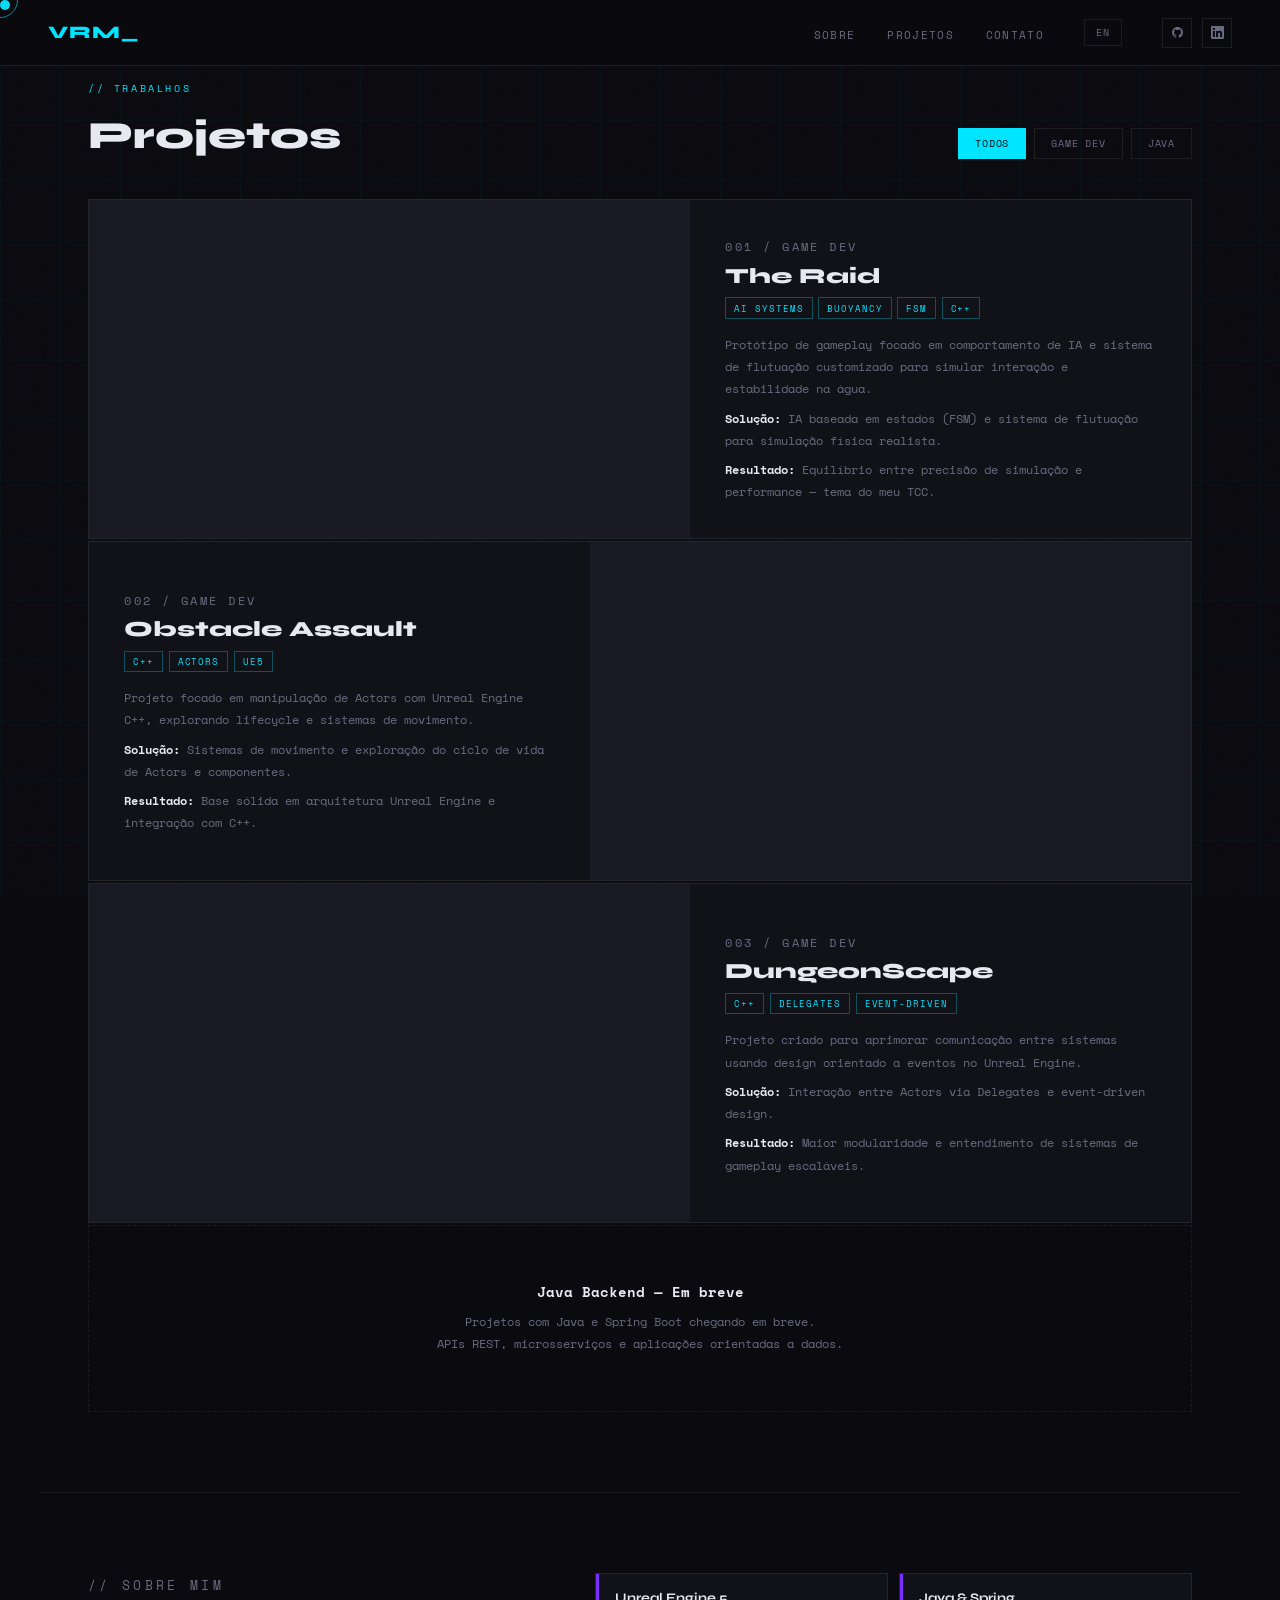
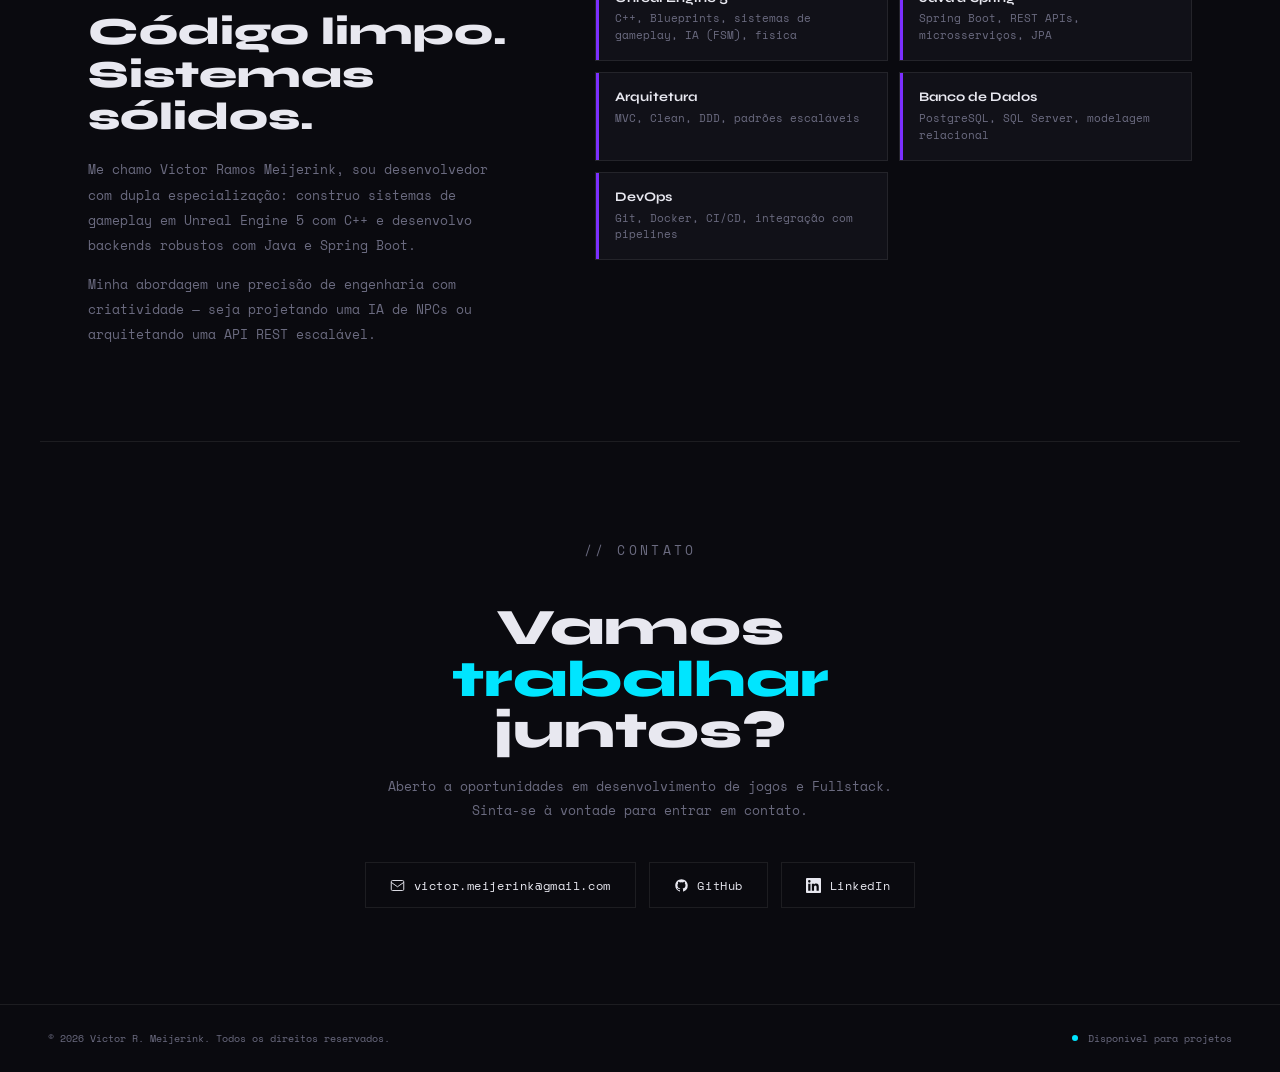
<file: index.html>
<!doctype html>
<html lang="pt-BR">
  <head>
    <meta charset="UTF-8" />
    <meta name="viewport" content="width=device-width, initial-scale=1.0" />
    <title>Victor R. Meijerink — Dev Portfolio</title>
    <link rel="preconnect" href="https://fonts.googleapis.com" />
    <link
      href="https://fonts.googleapis.com/css2?family=Space+Mono:ital,wght@0,400;0,700;1,400&family=Syne:wght@400;700;800;900&display=swap"
      rel="stylesheet"
    />
    <style>
      :root {
        --bg: #0a0a0f;
        --surface: #111118;
        --surface2: #1a1a24;
        --accent: #00e5ff;
        --accent2: #7b2fff;
        --text: #e8e8f0;
        --muted: #6b6b80;
        --border: rgba(255, 255, 255, 0.08);
        --glow: 0 0 40px rgba(0, 229, 255, 0.15);
      }

      *,
      *::before,
      *::after {
        box-sizing: border-box;
        margin: 0;
        padding: 0;
      }
      html {
        scroll-behavior: smooth;
      }

      body {
        background: var(--bg);
        color: var(--text);
        font-family: "Space Mono", monospace;
        overflow-x: hidden;
        cursor: none;
      }

      /* CUSTOM CURSOR */
      .cursor {
        width: 10px;
        height: 10px;
        background: var(--accent);
        border-radius: 50%;
        position: fixed;
        top: 0;
        left: 0;
        pointer-events: none;
        z-index: 9999;
        transition: transform 0.1s ease;
        mix-blend-mode: difference;
      }
      .cursor-ring {
        width: 36px;
        height: 36px;
        border: 1.5px solid var(--accent);
        border-radius: 50%;
        position: fixed;
        top: 0;
        left: 0;
        pointer-events: none;
        z-index: 9998;
        transition:
          width 0.2s,
          height 0.2s;
        opacity: 0.6;
      }

      body::before {
        content: "";
        position: fixed;
        inset: 0;
        background-image: url("data:image/svg+xml,%3Csvg viewBox='0 0 256 256' xmlns='http://www.w3.org/2000/svg'%3E%3Cfilter id='noise'%3E%3CfeTurbulence type='fractalNoise' baseFrequency='0.9' numOctaves='4' stitchTiles='stitch'/%3E%3C/filter%3E%3Crect width='100%25' height='100%25' filter='url(%23noise)' opacity='0.04'/%3E%3C/svg%3E");
        pointer-events: none;
        z-index: 0;
        opacity: 0.5;
      }
      body::after {
        content: "";
        position: fixed;
        inset: 0;
        background-image:
          linear-gradient(rgba(0, 229, 255, 0.03) 1px, transparent 1px),
          linear-gradient(90deg, rgba(0, 229, 255, 0.03) 1px, transparent 1px);
        background-size: 60px 60px;
        pointer-events: none;
        z-index: 0;
      }

      /* ── NAV ── */
      nav {
        position: fixed;
        top: 0;
        left: 0;
        right: 0;
        padding: 1.1rem 3rem;
        display: flex;
        justify-content: space-between;
        align-items: center;
        z-index: 100;
        background: rgba(10, 10, 15, 0.93);
        backdrop-filter: blur(8px);
        border-bottom: 1px solid var(--border);
      }
      .nav-logo {
        font-family: "Syne", sans-serif;
        font-weight: 900;
        font-size: 1.1rem;
        color: var(--accent);
        letter-spacing: 0.05em;
        text-decoration: none;
      }
      .nav-right {
        display: flex;
        align-items: center;
        gap: 2.5rem;
      }
      .nav-links {
        display: flex;
        gap: 2rem;
        list-style: none;
      }
      .nav-links a {
        color: var(--muted);
        text-decoration: none;
        font-size: 0.68rem;
        letter-spacing: 0.12em;
        text-transform: uppercase;
        transition: color 0.2s;
      }
      .nav-links a:hover {
        color: var(--accent);
      }
      .nav-social {
        display: flex;
        gap: 0.6rem;
      }
      .nav-social a {
        display: flex;
        align-items: center;
        justify-content: center;
        width: 30px;
        height: 30px;
        border: 1px solid var(--border);
        color: var(--muted);
        text-decoration: none;
        transition:
          border-color 0.2s,
          color 0.2s;
        cursor: none;
      }
      .nav-social a:hover {
        border-color: var(--accent);
        color: var(--accent);
      }
      .nav-social svg {
        width: 13px;
        height: 13px;
      }
      .lang-toggle {
        background: transparent;
        border: 1px solid var(--border);
        color: var(--muted);
        font-family: "Space Mono", monospace;
        font-size: 0.63rem;
        letter-spacing: 0.1em;
        text-transform: uppercase;
        padding: 0.3rem 0.7rem;
        cursor: none;
        transition:
          border-color 0.2s,
          color 0.2s;
      }
      .lang-toggle:hover {
        border-color: var(--accent);
        color: var(--accent);
      }

      /* ── PROJECTS ── */
      .projects {
        padding: 5rem 3rem;
        position: relative;
        z-index: 1;
        max-width: 1200px;
        margin: 0 auto;
      }
      .projects-header {
        display: flex;
        align-items: flex-end;
        justify-content: space-between;
        margin-bottom: 2.5rem;
      }
      .projects-header h2 {
        font-family: "Syne", sans-serif;
        font-size: clamp(1.8rem, 3vw, 2.8rem);
        font-weight: 800;
      }
      .filter-group {
        display: flex;
        gap: 0.5rem;
      }
      .filter-btn {
        background: transparent;
        border: 1px solid var(--border);
        color: var(--muted);
        padding: 0.45rem 1rem;
        font-family: "Space Mono", monospace;
        font-size: 0.63rem;
        letter-spacing: 0.08em;
        text-transform: uppercase;
        cursor: none;
        transition: all 0.2s;
      }
      .filter-btn.active,
      .filter-btn:hover {
        background: var(--accent);
        border-color: var(--accent);
        color: var(--bg);
      }

      /* uniform project rows */
      .projects-list {
        display: flex;
        flex-direction: column;
        gap: 2px;
      }
      .project-row {
        display: grid;
        grid-template-columns: 1.2fr 1fr;
        border: 1px solid var(--border);
        background: var(--surface);
        transition: border-color 0.2s;
        overflow: hidden;
      }
      .project-row:hover {
        border-color: rgba(0, 229, 255, 0.22);
      }
      .project-row.flip {
        direction: rtl;
      }
      .project-row.flip > * {
        direction: ltr;
      }

      .proj-media {
        aspect-ratio: 16/9;
        background: var(--surface2);
        overflow: hidden;
      }
      .proj-media iframe {
        width: 100%;
        height: 100%;
        border: none;
        display: block;
      }

      .proj-info {
        padding: 2rem 2.2rem;
        display: flex;
        flex-direction: column;
        justify-content: center;
        text-align: left;
      }
      .proj-num {
        font-size: 0.6rem;
        letter-spacing: 0.2em;
        color: var(--muted);
        margin-bottom: 0.5rem;
      }
      .proj-info h3 {
        font-family: "Syne", sans-serif;
        font-size: 1.35rem;
        font-weight: 800;
        line-height: 1.1;
        margin-bottom: 0.55rem;
      }
      .proj-info .tag-list {
        margin-bottom: 0.9rem;
      }
      .proj-info p {
        font-size: 0.77rem;
        color: var(--muted);
        line-height: 1.8;
        margin-bottom: 0.45rem;
      }
      .proj-info p:last-child {
        margin-bottom: 0;
      }
      .proj-info p strong {
        color: var(--text);
        font-weight: 700;
      }

      .java-placeholder {
        border: 1px dashed rgba(255, 255, 255, 0.07);
        padding: 3.5rem 2rem;
        text-align: center;
      }
      .java-placeholder strong {
        display: block;
        color: var(--text);
        font-size: 0.85rem;
        margin-bottom: 0.5rem;
      }
      .java-placeholder p {
        color: var(--muted);
        font-size: 0.77rem;
        line-height: 1.8;
      }

      /* ── SHARED ── */
      .section-label {
        font-size: 0.65rem;
        letter-spacing: 0.25em;
        text-transform: uppercase;
        color: var(--accent);
        margin-bottom: 1rem;
      }
      .section-label::before {
        content: "// ";
      }
      .divider {
        max-width: 1200px;
        margin: 0 auto;
        border: none;
        border-top: 1px solid var(--border);
        position: relative;
        z-index: 1;
      }

      /* ── ABOUT ── */
      .about {
        padding: 5rem 3rem;
        position: relative;
        z-index: 1;
        max-width: 1200px;
        margin: 0 auto;
        display: grid;
        grid-template-columns: 1fr 1.4fr;
        gap: 5rem;
        align-items: start;
      }
      .about-text h2 {
        font-family: "Syne", sans-serif;
        font-size: clamp(1.8rem, 3vw, 2.8rem);
        font-weight: 800;
        line-height: 1.1;
        margin-bottom: 1.2rem;
      }
      .about-text p {
        color: var(--muted);
        font-size: 0.83rem;
        line-height: 1.9;
        margin-bottom: 0.85rem;
        text-align: left;
      }
      .skills-grid {
        display: grid;
        grid-template-columns: 1fr 1fr;
        gap: 0.7rem;
      }
      .skill-item {
        background: var(--surface);
        border: 1px solid var(--border);
        padding: 1rem 1.2rem;
        transition:
          border-color 0.2s,
          transform 0.2s;
        position: relative;
        overflow: hidden;
      }
      .skill-item::before {
        content: "";
        position: absolute;
        top: 0;
        left: 0;
        width: 3px;
        height: 100%;
        background: var(--accent2);
      }
      .skill-item:hover {
        border-color: rgba(123, 47, 255, 0.4);
        transform: translateX(3px);
      }
      .skill-item h4 {
        font-family: "Syne", sans-serif;
        font-size: 0.82rem;
        font-weight: 700;
        margin-bottom: 0.3rem;
      }
      .skill-item p {
        font-size: 0.7rem;
        color: var(--muted);
        margin: 0;
        line-height: 1.5;
      }

      /* ── CONTACT ── */
      .contact {
        padding: 6rem 3rem;
        position: relative;
        z-index: 1;
        max-width: 760px;
        margin: 0 auto;
        text-align: center;
      }
      .contact h2 {
        font-family: "Syne", sans-serif;
        font-size: clamp(2rem, 4vw, 3.5rem);
        font-weight: 900;
        line-height: 1;
        margin-bottom: 1.1rem;
      }
      .contact h2 .accent {
        color: var(--accent);
      }
      .contact > p {
        color: var(--muted);
        font-size: 0.82rem;
        line-height: 1.85;
        margin-bottom: 2.5rem;
      }
      .contact-links {
        display: flex;
        justify-content: center;
        gap: 0.8rem;
        flex-wrap: wrap;
      }
      .contact-link {
        display: flex;
        align-items: center;
        gap: 0.55rem;
        padding: 0.85rem 1.5rem;
        border: 1px solid var(--border);
        color: var(--text);
        text-decoration: none;
        font-size: 0.73rem;
        letter-spacing: 0.05em;
        transition: all 0.2s;
        cursor: none;
      }
      .contact-link:hover {
        border-color: var(--accent);
        color: var(--accent);
      }
      .contact-link svg {
        width: 15px;
        height: 15px;
        flex-shrink: 0;
      }

      /* ── FOOTER ── */
      footer {
        border-top: 1px solid var(--border);
        padding: 1.6rem 3rem;
        display: flex;
        justify-content: space-between;
        align-items: center;
        position: relative;
        z-index: 1;
      }
      footer p {
        font-size: 0.63rem;
        color: var(--muted);
      }
      .footer-dot {
        width: 6px;
        height: 6px;
        border-radius: 50%;
        background: var(--accent);
        animation: pulse 2s ease infinite;
      }

      /* ── SCROLL REVEAL ── */
      .reveal {
        opacity: 0;
        transform: translateY(22px);
        transition:
          opacity 0.65s ease,
          transform 0.65s ease;
      }
      .reveal.visible {
        opacity: 1;
        transform: none;
      }

      @keyframes fadeUp {
        from {
          opacity: 0;
          transform: translateY(18px);
        }
        to {
          opacity: 1;
          transform: none;
        }
      }
      @keyframes pulse {
        0%,
        100% {
          opacity: 1;
        }
        50% {
          opacity: 0.3;
        }
      }

      /* ── RESPONSIVE ── */
      @media (max-width: 960px) {
        nav {
          padding: 1rem 1.5rem;
        }
        .nav-links {
          display: none;
        }
        .about {
          grid-template-columns: 1fr;
          padding: 4rem 1.5rem;
          gap: 3rem;
        }
        .projects {
          padding: 4rem 1.5rem;
        }
        .projects-header {
          flex-direction: column;
          align-items: flex-start;
          gap: 1rem;
        }
        .project-row {
          grid-template-columns: 1fr;
        }
        .project-row.flip {
          direction: ltr;
        }
        .contact {
          padding: 4rem 1.5rem;
        }
        footer {
          padding: 1.5rem;
          flex-direction: column;
          gap: 0.8rem;
          text-align: center;
        }
      }

      /* ── TAGS STYLE ── */
      .tag-list {
        display: flex;
        gap: 0.35rem;
        flex-wrap: wrap;
        margin-bottom: 0.75rem;
      }
      .tag {
        font-size: 0.58rem;
        letter-spacing: 0.1em;
        text-transform: uppercase;
        color: var(--accent);
        border: 1px solid rgba(0, 229, 255, 0.3);
        padding: 0.2rem 0.5rem;
      }
    </style>
  </head>
  <body>
    <div class="cursor" id="cursor"></div>
    <div class="cursor-ring" id="cursorRing"></div>

    <!-- NAV -->
    <nav>
      <a class="nav-logo" href="#top">VRM_</a>
      <div class="nav-right">
        <ul class="nav-links">
          <li><a href="#about" data-i18n="nav-about">Sobre</a></li>
          <li><a href="#projects" data-i18n="nav-projects">Projetos</a></li>
          <li><a href="#contact" data-i18n="nav-contact">Contato</a></li>
        </ul>
        <button class="lang-toggle" id="langToggle" onclick="toggleLang()">
          EN
        </button>
        <div class="nav-social">
          <a
            href="https://github.com/victorramos12"
            target="_blank"
            title="GitHub"
          >
            <svg viewBox="0 0 24 24" fill="currentColor">
              <path
                d="M12 2C6.477 2 2 6.484 2 12.017c0 4.425 2.865 8.18 6.839 9.504.5.092.682-.217.682-.483 0-.237-.008-.868-.013-1.703-2.782.605-3.369-1.343-3.369-1.343-.454-1.158-1.11-1.466-1.11-1.466-.908-.62.069-.608.069-.608 1.003.07 1.531 1.032 1.531 1.032.892 1.53 2.341 1.088 2.91.832.092-.647.35-1.088.636-1.338-2.22-.253-4.555-1.113-4.555-4.951 0-1.093.39-1.988 1.029-2.688-.103-.253-.446-1.272.098-2.65 0 0 .84-.27 2.75 1.026A9.564 9.564 0 0 1 12 6.844a9.59 9.59 0 0 1 2.504.337c1.909-1.296 2.747-1.027 2.747-1.027.546 1.379.202 2.398.1 2.651.64.7 1.028 1.595 1.028 2.688 0 3.848-2.339 4.695-4.566 4.943.359.309.678.92.678 1.855 0 1.338-.012 2.419-.012 2.747 0 .268.18.58.688.482A10.02 10.02 0 0 0 22 12.017C22 6.484 17.522 2 12 2z"
              />
            </svg>
          </a>
          <a
            href="https://www.linkedin.com/in/victor-meijerink/"
            target="_blank"
            title="LinkedIn"
          >
            <svg viewBox="0 0 24 24" fill="currentColor">
              <path
                d="M20.447 20.452h-3.554v-5.569c0-1.328-.027-3.037-1.852-3.037-1.853 0-2.136 1.445-2.136 2.939v5.667H9.351V9h3.414v1.561h.046c.477-.9 1.637-1.85 3.37-1.85 3.601 0 4.267 2.37 4.267 5.455v6.286zM5.337 7.433a2.062 2.062 0 0 1-2.063-2.065 2.064 2.064 0 1 1 2.063 2.065zm1.782 13.019H3.555V9h3.564v11.452zM22.225 0H1.771C.792 0 0 .774 0 1.729v20.542C0 23.227.792 24 1.771 24h20.451C23.2 24 24 23.227 24 22.271V1.729C24 .774 23.2 0 22.222 0h.003z"
              />
            </svg>
          </a>
        </div>
      </div>
    </nav>

    <!-- PROJECTS -->
    <section class="projects" id="projects">
      <div class="projects-header reveal">
        <div>
          <p class="section-label" data-i18n="section-works">Trabalhos</p>
          <h2 data-i18n="section-projects-title">Projetos</h2>
        </div>
        <div class="filter-group">
          <button
            class="filter-btn active"
            data-filter="all"
            data-i18n="filter-all"
          >
            Todos
          </button>
          <button class="filter-btn" data-filter="game">Game Dev</button>
          <button class="filter-btn" data-filter="java">Java</button>
        </div>
      </div>

      <div class="projects-list">
        <div class="project-row reveal" data-category="game">
          <div class="proj-media">
            <iframe
              src="https://www.youtube.com/embed/uf2axil5GEQ"
              title="The Raid"
              allowfullscreen
              loading="lazy"
            ></iframe>
          </div>
          <div class="proj-info">
            <p class="proj-num">001 / GAME DEV</p>
            <h3>The Raid</h3>
            <div class="tag-list">
              <span class="tag">AI Systems</span
              ><span class="tag">Buoyancy</span><span class="tag">FSM</span
              ><span class="tag">C++</span>
            </div>
            <p data-i18n="proj-001-desc">
              Protótipo de gameplay focado em comportamento de IA e sistema de
              flutuação customizado para simular interação e estabilidade na
              água.
            </p>
            <p>
              <strong data-i18n="label-solution">Solução:</strong>
              <span data-i18n="proj-001-sol"
                >IA baseada em estados (FSM) e sistema de flutuação para
                simulação física realista.</span
              >
            </p>
            <p>
              <strong data-i18n="label-result">Resultado:</strong>
              <span data-i18n="proj-001-res"
                >Equilíbrio entre precisão de simulação e performance — tema do
                meu TCC.</span
              >
            </p>
          </div>
        </div>

        <div class="project-row flip reveal" data-category="game">
          <div class="proj-media">
            <iframe
              src="https://www.youtube.com/embed/hY4Wt7T6EsU?si=Ic5U7IwCOKHKxnDO"
              title="Obstacle Assault"
              allowfullscreen
              loading="lazy"
            ></iframe>
          </div>
          <div class="proj-info">
            <p class="proj-num">002 / GAME DEV</p>
            <h3>Obstacle Assault</h3>
            <div class="tag-list">
              <span class="tag">C++</span><span class="tag">Actors</span
              ><span class="tag">UE5</span>
            </div>
            <p data-i18n="proj-002-desc">
              Projeto focado em manipulação de Actors com Unreal Engine C++,
              explorando lifecycle e sistemas de movimento.
            </p>
            <p>
              <strong data-i18n="label-solution">Solução:</strong>
              <span data-i18n="proj-002-sol"
                >Sistemas de movimento e exploração do ciclo de vida de Actors e
                componentes.</span
              >
            </p>
            <p>
              <strong data-i18n="label-result">Resultado:</strong>
              <span data-i18n="proj-002-res"
                >Base sólida em arquitetura Unreal Engine e integração com
                C++.</span
              >
            </p>
          </div>
        </div>

        <div class="project-row reveal" data-category="game">
          <div class="proj-media">
            <iframe
              src="https://www.youtube.com/embed/ahGNLr8clEQ?si=7OIE-fpq4b8jyAhF"
              title="DungeonScape"
              allowfullscreen
              loading="lazy"
            ></iframe>
          </div>
          <div class="proj-info">
            <p class="proj-num">003 / GAME DEV</p>
            <h3>DungeonScape</h3>
            <div class="tag-list">
              <span class="tag">C++</span><span class="tag">Delegates</span
              ><span class="tag">Event-Driven</span>
            </div>
            <p data-i18n="proj-003-desc">
              Projeto criado para aprimorar comunicação entre sistemas usando
              design orientado a eventos no Unreal Engine.
            </p>
            <p>
              <strong data-i18n="label-solution">Solução:</strong>
              <span data-i18n="proj-003-sol"
                >Interação entre Actors via Delegates e event-driven
                design.</span
              >
            </p>
            <p>
              <strong data-i18n="label-result">Resultado:</strong>
              <span data-i18n="proj-003-res"
                >Maior modularidade e entendimento de sistemas de gameplay
                escaláveis.</span
              >
            </p>
          </div>
        </div>

        <div class="java-placeholder reveal" data-category="java">
          <strong data-i18n="java-placeholder-title"
            >Java Backend — Em breve</strong
          >
          <p data-i18n="java-placeholder-desc">
            Projetos com Java e Spring Boot chegando em breve.<br />APIs REST,
            microsserviços e aplicações orientadas a dados.
          </p>
        </div>
      </div>
    </section>

    <hr class="divider" />

    <!-- ABOUT -->
    <section class="about" id="about">
      <div class="about-text reveal">
        <p class="section-label" data-i18n="section-about-label">Sobre mim</p>
        <h2 data-i18n="about-heading">Código limpo.<br />Sistemas sólidos.</h2>
        <p data-i18n="about-p1">
          Me chamo Victor Ramos Meijerink, sou desenvolvedor com dupla
          especialização: construo sistemas de gameplay em Unreal Engine 5 com
          C++ e desenvolvo backends robustos com Java e Spring Boot.
        </p>
        <p data-i18n="about-p2">
          Minha abordagem une precisão de engenharia com criatividade — seja
          projetando uma IA de NPCs ou arquitetando uma API REST escalável.
        </p>
      </div>
      <div class="skills-grid reveal">
        <div class="skill-item">
          <h4>Unreal Engine 5</h4>
          <p data-i18n="skill-ue5-desc">
            C++, Blueprints, sistemas de gameplay, IA (FSM), física
          </p>
        </div>
        <div class="skill-item">
          <h4>Java & Spring</h4>
          <p data-i18n="skill-java-desc">
            Spring Boot, REST APIs, microsserviços, JPA
          </p>
        </div>
        <div class="skill-item">
          <h4 data-i18n="skill-arch-title">Arquitetura</h4>
          <p data-i18n="skill-arch-desc">MVC, Clean, DDD, padrões escaláveis</p>
        </div>
        <div class="skill-item">
          <h4 data-i18n="skill-db-title">Banco de Dados</h4>
          <p data-i18n="skill-db-desc">
            PostgreSQL, SQL Server, modelagem relacional
          </p>
        </div>
        <div class="skill-item">
          <h4>DevOps</h4>
          <p data-i18n="skill-devops-desc">
            Git, Docker, CI/CD, integração com pipelines
          </p>
        </div>
      </div>
    </section>

    <hr class="divider" />

    <!-- CONTACT -->
    <section class="contact" id="contact">
      <p class="section-label" data-i18n="section-contact-label">Contato</p>
      <h2 data-i18n="contact-heading">
        Vamos <span class="accent">trabalhar</span><br />juntos?
      </h2>
      <p data-i18n="contact-desc">
        Aberto a oportunidades em desenvolvimento de jogos e Fullstack.<br />Sinta-se
        à vontade para entrar em contato.
      </p>
      <div class="contact-links">
        <a href="mailto:victor.meijerink@gmail.com" class="contact-link">
          <svg
            viewBox="0 0 24 24"
            fill="none"
            stroke="currentColor"
            stroke-width="1.5"
          >
            <rect x="2" y="4" width="20" height="16" rx="2" />
            <path d="m2 7 10 7 10-7" />
          </svg>
          victor.meijerink@gmail.com
        </a>
        <a
          href="https://github.com/victorramos12"
          target="_blank"
          class="contact-link"
        >
          <svg viewBox="0 0 24 24" fill="currentColor">
            <path
              d="M12 2C6.477 2 2 6.484 2 12.017c0 4.425 2.865 8.18 6.839 9.504.5.092.682-.217.682-.483 0-.237-.008-.868-.013-1.703-2.782.605-3.369-1.343-3.369-1.343-.454-1.158-1.11-1.466-1.11-1.466-.908-.62.069-.608.069-.608 1.003.07 1.531 1.032 1.531 1.032.892 1.53 2.341 1.088 2.91.832.092-.647.35-1.088.636-1.338-2.22-.253-4.555-1.113-4.555-4.951 0-1.093.39-1.988 1.029-2.688-.103-.253-.446-1.272.098-2.65 0 0 .84-.27 2.75 1.026A9.564 9.564 0 0 1 12 6.844a9.59 9.59 0 0 1 2.504.337c1.909-1.296 2.747-1.027 2.747-1.027.546 1.379.202 2.398.1 2.651.64.7 1.028 1.595 1.028 2.688 0 3.848-2.339 4.695-4.566 4.943.359.309.678.92.678 1.855 0 1.338-.012 2.419-.012 2.747 0 .268.18.58.688.482A10.02 10.02 0 0 0 22 12.017C22 6.484 17.522 2 12 2z"
            />
          </svg>
          GitHub
        </a>
        <a
          href="https://www.linkedin.com/in/victor-meijerink/"
          target="_blank"
          class="contact-link"
        >
          <svg viewBox="0 0 24 24" fill="currentColor">
            <path
              d="M20.447 20.452h-3.554v-5.569c0-1.328-.027-3.037-1.852-3.037-1.853 0-2.136 1.445-2.136 2.939v5.667H9.351V9h3.414v1.561h.046c.477-.9 1.637-1.85 3.37-1.85 3.601 0 4.267 2.37 4.267 5.455v6.286zM5.337 7.433a2.062 2.062 0 0 1-2.063-2.065 2.064 2.064 0 1 1 2.063 2.065zm1.782 13.019H3.555V9h3.564v11.452zM22.225 0H1.771C.792 0 0 .774 0 1.729v20.542C0 23.227.792 24 1.771 24h20.451C23.2 24 24 23.227 24 22.271V1.729C24 .774 23.2 0 22.222 0h.003z"
            />
          </svg>
          LinkedIn
        </a>
      </div>
    </section>

    <!-- FOOTER -->
    <footer>
      <p>
        © <span id="year"></span> Victor R. Meijerink.
        <span data-i18n="footer-rights">Todos os direitos reservados.</span>
      </p>
      <div style="display: flex; align-items: center; gap: 0.6rem">
        <div class="footer-dot"></div>
        <p data-i18n="footer-available">Disponível para projetos</p>
      </div>
    </footer>

    <script>
      // Configura o ano dinamicamente
      document.getElementById("year").textContent = new Date().getFullYear();

      // ── TRANSLATION DATA ──
      const translations = {
        pt: {
          "nav-about": "Sobre",
          "nav-projects": "Projetos",
          "nav-contact": "Contato",
          "section-works": "Trabalhos",
          "section-projects-title": "Projetos",
          "filter-all": "Todos",
          "label-solution": "Solução:",
          "label-result": "Resultado:",
          "proj-001-desc":
            "Protótipo de gameplay focado em comportamento de IA e sistema de flutuação customizado para simular interação e estabilidade na água.",
          "proj-001-sol":
            "IA baseada em estados (FSM) e sistema de flutuação para simulação física realista.",
          "proj-001-res":
            "Equilíbrio entre precisão de simulação e performance — tema do meu TCC.",
          "proj-002-desc":
            "Projeto focado em manipulação de Actors com Unreal Engine C++, explorando lifecycle e sistemas de movimento.",
          "proj-002-sol":
            "Sistemas de movimento e exploração do ciclo de vida de Actors e componentes.",
          "proj-002-res":
            "Base sólida em arquitetura Unreal Engine e integração com C++.",
          "proj-003-desc":
            "Projeto criado para aprimorar comunicação entre sistemas usando design orientado a eventos no Unreal Engine.",
          "proj-003-sol":
            "Interação entre Actors via Delegates e event-driven design.",
          "proj-003-res":
            "Maior modularidade e entendimento de sistemas de gameplay escaláveis.",
          "java-placeholder-title": "Java Backend — Em breve",
          "java-placeholder-desc":
            "Projetos com Java e Spring Boot chegando em breve.<br>APIs REST, microsserviços e aplicações orientadas a dados.",
          "section-about-label": "Sobre mim",
          "about-heading": "Código limpo.<br>Sistemas sólidos.",
          "about-p1":
            "Me chamo Victor Ramos Meijerink, sou desenvolvedor com dupla especialização: construo sistemas de gameplay em Unreal Engine 5 com C++ e desenvolvo backends robustos com Java e Spring Boot.",
          "about-p2":
            "Minha abordagem une precisão de engenharia com criatividade — seja projetando uma IA de NPCs ou arquitetando uma API REST escalável.",
          "skill-ue5-desc":
            "C++, Blueprints, sistemas de gameplay, IA (FSM), física",
          "skill-java-desc": "Spring Boot, REST APIs, microsserviços, JPA",
          "skill-arch-title": "Arquitetura",
          "skill-arch-desc": "MVC, Clean, DDD, padrões escaláveis",
          "skill-db-title": "Banco de Dados",
          "skill-db-desc": "PostgreSQL, SQL Server, modelagem relacional",
          "skill-devops-desc": "Git, Docker, CI/CD, integração com pipelines",
          "section-contact-label": "Contato",
          "contact-heading":
            'Vamos <span class="accent">trabalhar</span><br>juntos?',
          "contact-desc":
            "Aberto a oportunidades em desenvolvimento de jogos e Fullstack.<br>Sinta-se à vontade para entrar em contato.",
          "footer-rights": "Todos os direitos reservados.",
          "footer-available": "Disponível para projetos",
        },
        en: {
          "nav-about": "About",
          "nav-projects": "Projects",
          "nav-contact": "Contact",
          "section-works": "Work",
          "section-projects-title": "Projects",
          "filter-all": "All",
          "label-solution": "Solution:",
          "label-result": "Result:",
          "proj-001-desc":
            "Gameplay prototype focused on AI behavior and custom buoyancy system to simulate water interaction.",
          "proj-001-sol":
            "State-based AI (FSM) and buoyancy system for realistic physics simulation.",
          "proj-001-res":
            "Balance between simulation accuracy and performance — my thesis topic.",
          "proj-002-desc":
            "Project focused on Actor manipulation with Unreal Engine C++, exploring lifecycle and movement systems.",
          "proj-002-sol":
            "Movement systems and exploration of Actor and component lifecycles.",
          "proj-002-res":
            "Solid foundation in Unreal Engine architecture and C++ integration.",
          "proj-003-desc":
            "Project created to improve system communication using event-driven design in Unreal Engine.",
          "proj-003-sol":
            "Actor interaction via Delegates and event-driven design.",
          "proj-003-res":
            "Greater modularity and understanding of scalable gameplay systems.",
          "java-placeholder-title": "Java Backend — Coming Soon",
          "java-placeholder-desc":
            "Projects with Java and Spring Boot coming soon.<br>REST APIs, microservices and data-driven applications.",
          "section-about-label": "About me",
          "about-heading": "Clean code.<br>Solid systems.",
          "about-p1":
            "My name is Victor Ramos Meijerink, I am a developer with dual specialization: building UE5 systems with C++ and robust Java backends.",
          "about-p2":
            "My approach blends engineering precision with creativity — whether designing NPC AI or architecting a scalable REST API.",
          "skill-ue5-desc":
            "C++, Blueprints, gameplay systems, AI (FSM), physics",
          "skill-java-desc": "Spring Boot, REST APIs, microservices, JPA",
          "skill-arch-title": "Architecture",
          "skill-arch-desc": "MVC, Clean, DDD, scalable patterns",
          "skill-db-title": "Database",
          "skill-db-desc": "PostgreSQL, SQL Server, relational modeling",
          "skill-devops-desc": "Git, Docker, CI/CD, pipeline integration",
          "section-contact-label": "Contact",
          "contact-heading":
            'Let\'s <span class="accent">work</span><br>together?',
          "contact-desc":
            "Open to opportunities in game development and Fullstack.<br>Feel free to reach out.",
          "footer-rights": "All rights reserved.",
          "footer-available": "Available for projects",
        },
      };

      let currentLang = "pt";

      function applyLang(lang) {
        const t = translations[lang];
        document.querySelectorAll("[data-i18n]").forEach((el) => {
          const key = el.getAttribute("data-i18n");
          if (t[key]) {
            // Verifica se a tradução contém tags HTML (como <br>, <span>, etc)
            if (t[key].includes("<")) {
              el.innerHTML = t[key];
            } else {
              el.textContent = t[key];
            }
          }
        });

        // Atualiza o texto do botão e o atributo lang do HTML
        const btn = document.getElementById("langToggle");
        if (btn) btn.textContent = lang === "pt" ? "EN" : "PT";
        document.documentElement.lang = lang === "pt" ? "pt-BR" : "en";
      }

      function toggleLang() {
        currentLang = currentLang === "pt" ? "en" : "pt";
        applyLang(currentLang);
      }

      // --- CURSOR LOGIC ---
      const cursor = document.getElementById("cursor");
      const ring = document.getElementById("cursorRing");
      let mx = 0,
        my = 0,
        rx = 0,
        ry = 0;
      document.addEventListener("mousemove", (e) => {
        mx = e.clientX;
        my = e.clientY;
        cursor.style.transform = `translate(${mx - 5}px,${my - 5}px)`;
      });
      (function loop() {
        rx += (mx - rx - 18) * 0.12;
        ry += (my - ry - 18) * 0.12;
        ring.style.transform = `translate(${rx}px,${ry}px)`;
        requestAnimationFrame(loop);
      })();
      document.querySelectorAll("a,button").forEach((el) => {
        el.addEventListener("mouseenter", () => {
          ring.style.width = "52px";
          ring.style.height = "52px";
        });
        el.addEventListener("mouseleave", () => {
          ring.style.width = "36px";
          ring.style.height = "36px";
        });
      });

      // --- SCROLL REVEAL ---
      const obs = new IntersectionObserver(
        (es) => {
          es.forEach((e) => {
            if (e.isIntersecting) e.target.classList.add("visible");
          });
        },
        { threshold: 0.1 },
      );
      document.querySelectorAll(".reveal").forEach((el) => obs.observe(el));

      // --- FILTER LOGIC ---
      document.querySelectorAll(".filter-btn").forEach((btn) => {
        btn.addEventListener("click", () => {
          document
            .querySelectorAll(".filter-btn")
            .forEach((b) => b.classList.remove("active"));
          btn.classList.add("active");
          const filter = btn.dataset.filter;
          document
            .querySelectorAll(".project-row, .java-placeholder")
            .forEach((el) => {
              const cat = el.dataset.category;
              el.style.display =
                filter === "all" || cat === filter ? "" : "none";
            });
        });
      });
    </script>
  </body>
</html>
</file>
